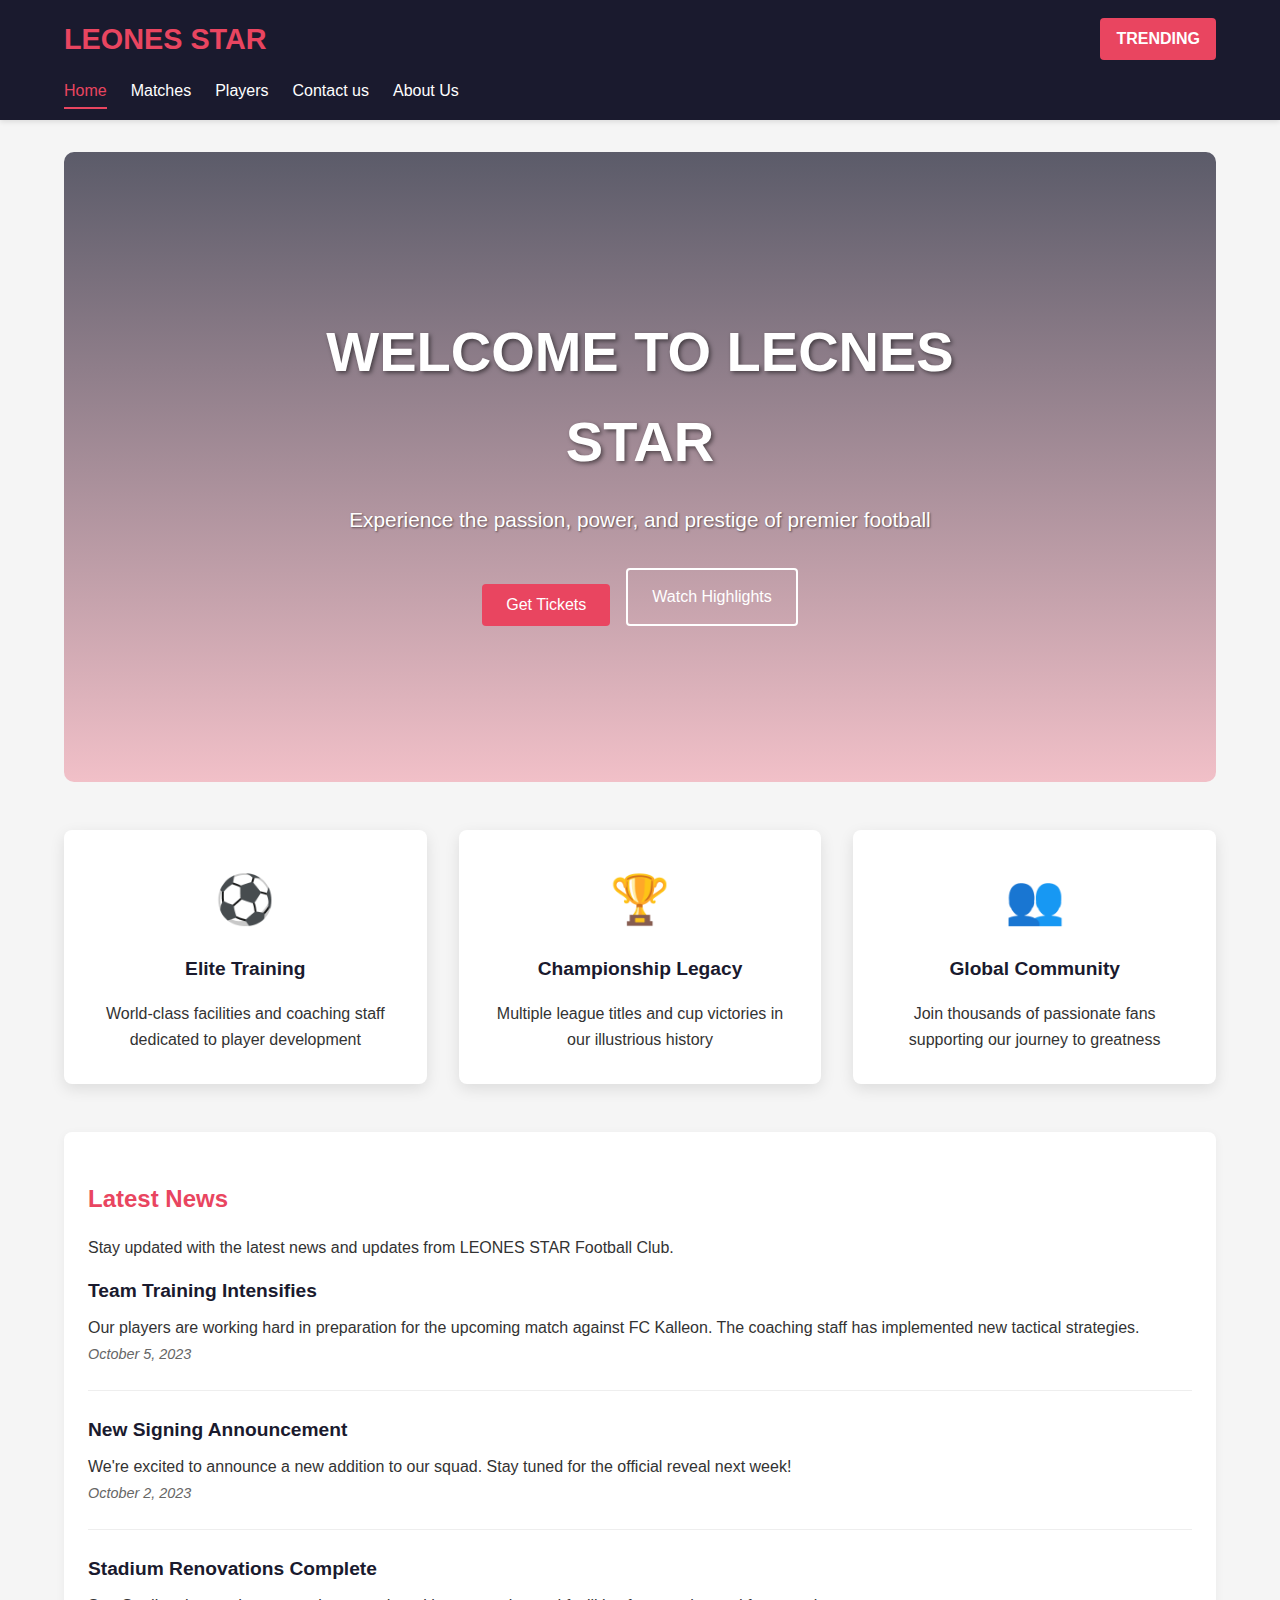
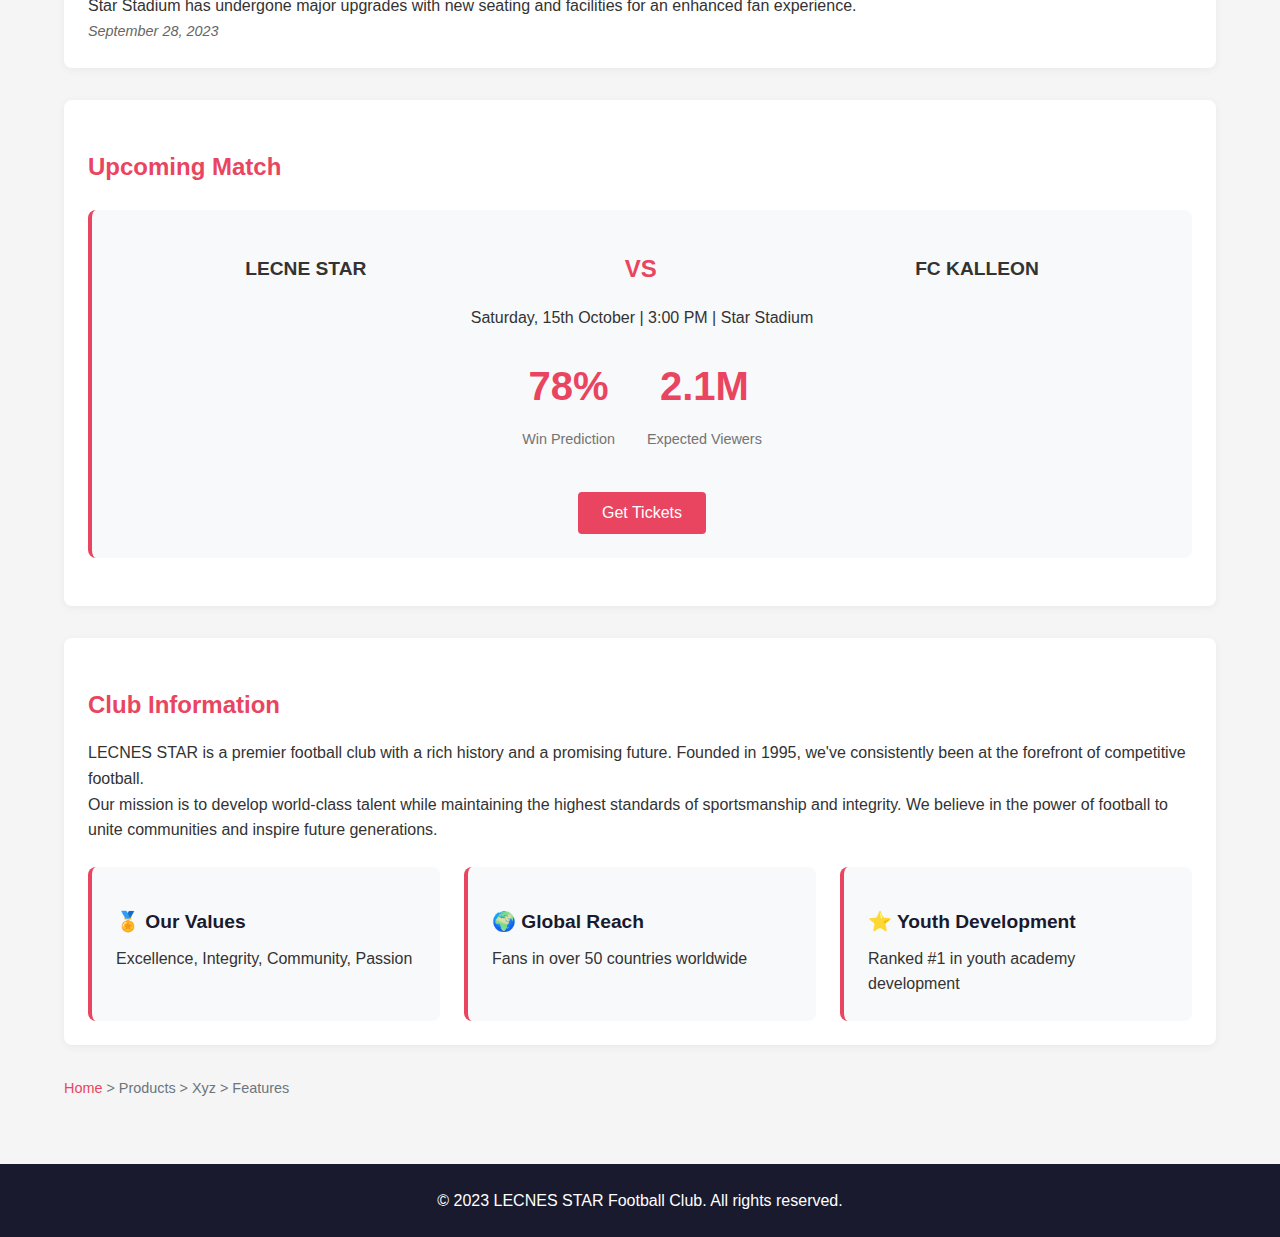
<file: index.html>
<!DOCTYPE html>
<html lang="en">
<head>
    <meta charset="UTF-8">
    <meta name="viewport" content="width=device-width, initial-scale=1.0">
    <title>Home - LECNES STAR</title>
    <link rel="stylesheet" href="styles.css">
</head>
<body>
    <header>
        <div class="container">
            <div class="top-bar">
                <div class="logo">LEONES STAR</div>
                <div class="trending">TRENDING</div>
            </div>
            <nav>
                <ul>
                    <li><a href="index.html" class="active">Home</a></li>
                    <li><a href="matches.html">Matches</a></li>
                    <li><a href="players.html">Players</a></li>
                    <li><a href="contact.html">Contact us</a></li>
                    <li><a href="about.html">About Us</a></li>
                </ul>
            </nav>
        </div>
    </header>

    <main class="container">
        <section class="hero">
            <div class="hero-content">
                <h1>WELCOME TO LECNES STAR</h1>
                <p>Experience the passion, power, and prestige of premier football</p>
                <div class="hero-buttons">
                    <button class="btn-primary">Get Tickets</button>
                    <button class="btn-secondary">Watch Highlights</button>
                </div>
            </div>
        </section>
        <div class="features-grid">
            <div class="feature-card">
                <div class="feature-icon">⚽</div>
                <h3>Elite Training</h3>
                <p>World-class facilities and coaching staff dedicated to player development</p>
            </div>
            <div class="feature-card">
                <div class="feature-icon">🏆</div>
                <h3>Championship Legacy</h3>
                <p>Multiple league titles and cup victories in our illustrious history</p>
            </div>
            <div class="feature-card">
                <div class="feature-icon">👥</div>
                <h3>Global Community</h3>
                <p>Join thousands of passionate fans supporting our journey to greatness</p>
            </div>
        </div>
        <div class="section">
            <h2>Latest News</h2>
            <p>Stay updated with the latest news and updates from LEONES STAR Football Club.</p>
            <div class="news-item">
                <h3>Team Training Intensifies</h3>
                <p>Our players are working hard in preparation for the upcoming match against FC Kalleon. The coaching staff has implemented new tactical strategies.</p>
                <span class="news-date">October 5, 2023</span>
            </div>
            <div class="news-item">
                <h3>New Signing Announcement</h3>
                <p>We're excited to announce a new addition to our squad. Stay tuned for the official reveal next week!</p>
                <span class="news-date">October 2, 2023</span>
            </div>
            <div class="news-item">
                <h3>Stadium Renovations Complete</h3>
                <p>Star Stadium has undergone major upgrades with new seating and facilities for an enhanced fan experience.</p>
                <span class="news-date">September 28, 2023</span>
            </div>
        </div>
        
        <div class="section">
            <h2>Upcoming Match</h2>
            <div class="match-highlight">
                <div class="team-names">
                    <div class="team">LECNE STAR</div>
                    <div class="vs">VS</div>
                    <div class="team">FC KALLEON</div>
                </div>
                <p>Saturday, 15th October | 3:00 PM | Star Stadium</p>
                <div class="match-stats">
                    <div class="stat">
                        <span class="stat-value">78%</span>
                        <span class="stat-label">Win Prediction</span>
                    </div>
                    <div class="stat">
                        <span class="stat-value">2.1M</span>
                        <span class="stat-label">Expected Viewers</span>
                    </div>
                </div>
                <button class="btn-primary">Get Tickets</button>
            </div>
        </div>
        
        <div class="section">
            <h2>Club Information</h2>
            <p>LECNES STAR is a premier football club with a rich history and a promising future. Founded in 1995, we've consistently been at the forefront of competitive football.</p>
            <p>Our mission is to develop world-class talent while maintaining the highest standards of sportsmanship and integrity. We believe in the power of football to unite communities and inspire future generations.</p>
            
            <div class="club-highlights">
                <div class="highlight">
                    <h3>🏅 Our Values</h3>
                    <p>Excellence, Integrity, Community, Passion</p>
                </div>
                <div class="highlight">
                    <h3>🌍 Global Reach</h3>
                    <p>Fans in over 50 countries worldwide</p>
                </div>
                <div class="highlight">
                    <h3>⭐ Youth Development</h3>
                    <p>Ranked #1 in youth academy development</p>
                </div>
            </div>
        </div>
        
        <div class="breadcrumb">
            <a href="index.html">Home</a> > Products > Xyz > Features
        </div>
    </main>

    <footer>
        <div class="container">
            <p>&copy; 2023 LECNES STAR Football Club. All rights reserved.</p>
        </div>
    </footer>
</body>
</html>
</file>
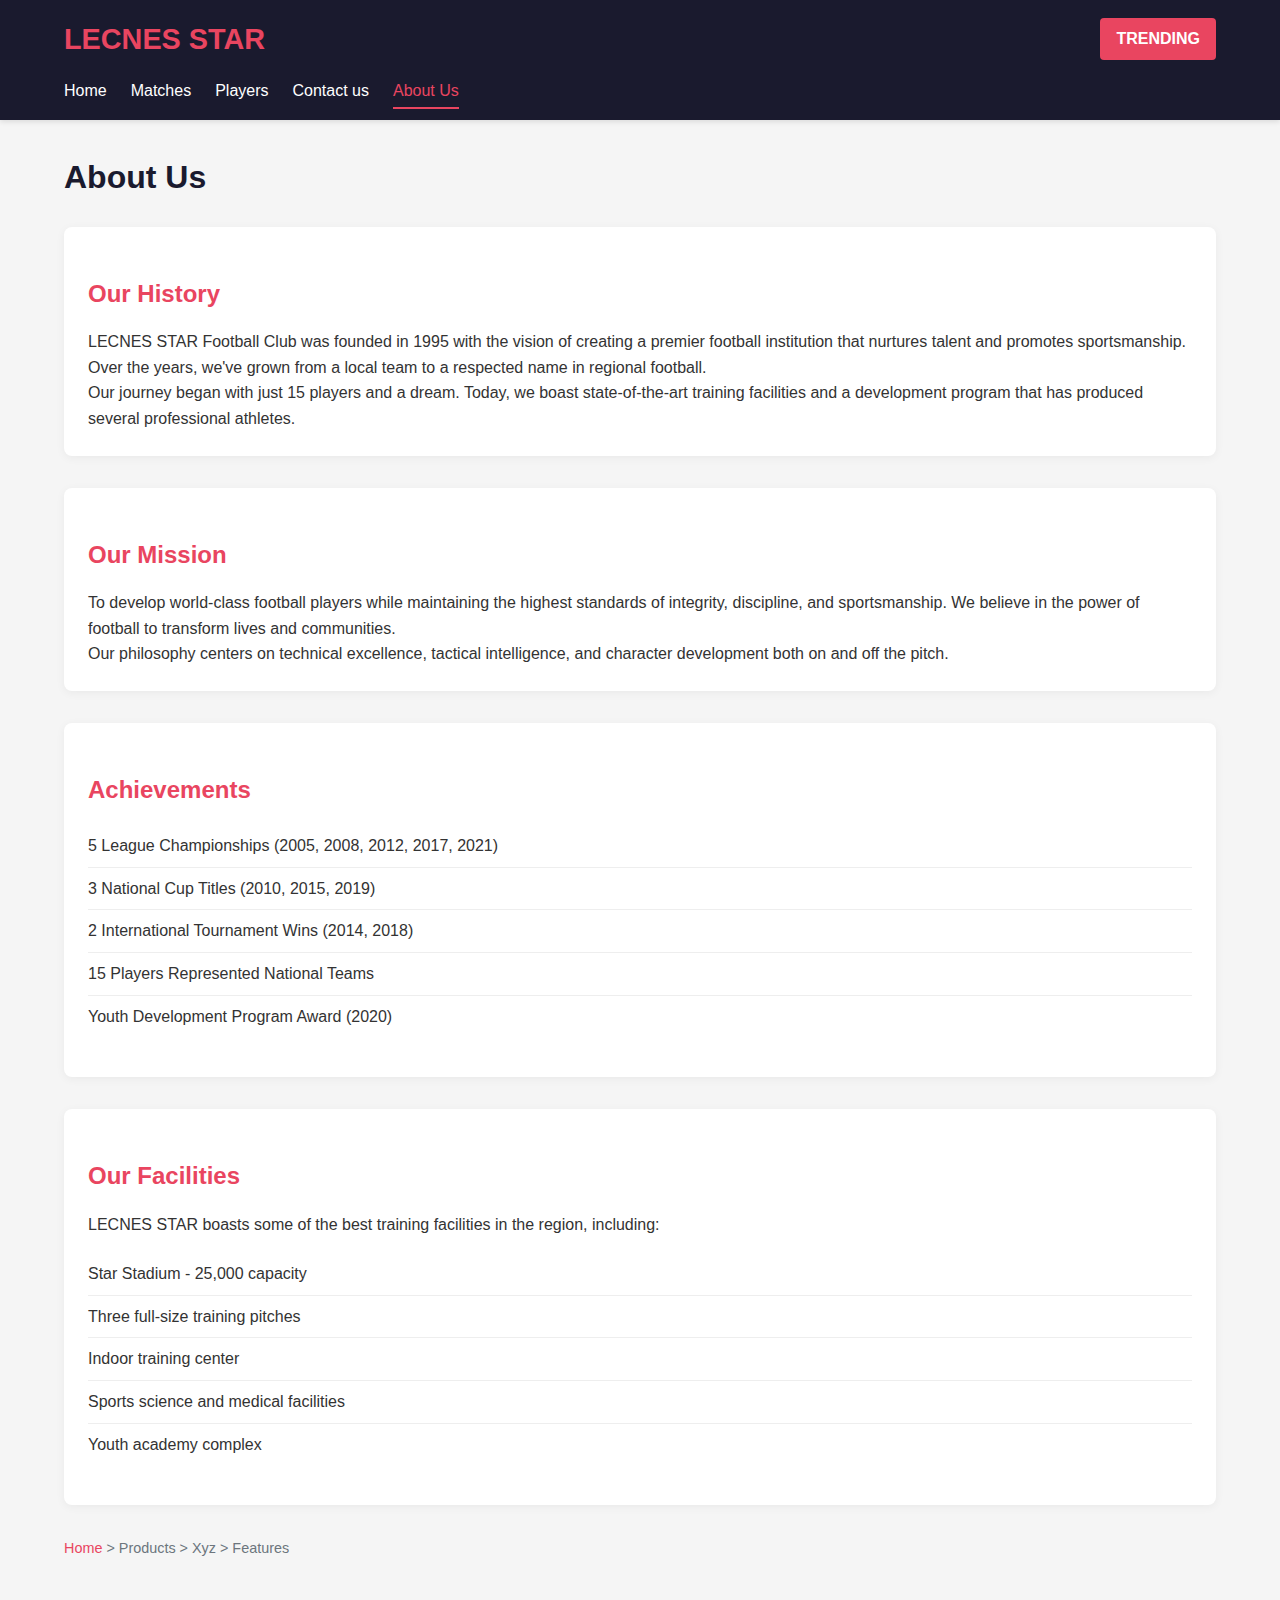
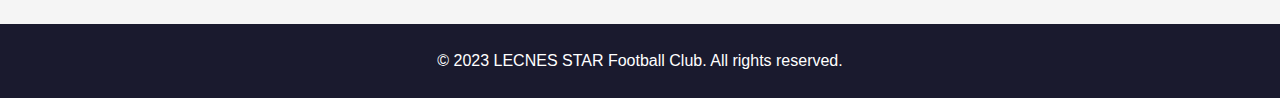
<file: about.html>
<!DOCTYPE html>
<html lang="en">
<head>
    <meta charset="UTF-8">
    <meta name="viewport" content="width=device-width, initial-scale=1.0">
    <title>About Us - LECNES STAR</title>
    <link rel="stylesheet" href="styles.css">
</head>
<body>
    <header>
        <div class="container">
            <div class="top-bar">
                <div class="logo">LECNES STAR</div>
                <div class="trending">TRENDING</div>
            </div>
            <nav>
                <ul>
                    <li><a href="index.html">Home</a></li>
                    <li><a href="matches.html">Matches</a></li>
                    <li><a href="players.html">Players</a></li>
                    <li><a href="contact.html">Contact us</a></li>
                    <li><a href="about.html" class="active">About Us</a></li>
                </ul>
            </nav>
        </div>
    </header>

    <main class="container">
        <h1>About Us</h1>
        
        <div class="section">
            <h2>Our History</h2>
            <p>LECNES STAR Football Club was founded in 1995 with the vision of creating a premier football institution that nurtures talent and promotes sportsmanship. Over the years, we've grown from a local team to a respected name in regional football.</p>
            <p>Our journey began with just 15 players and a dream. Today, we boast state-of-the-art training facilities and a development program that has produced several professional athletes.</p>
        </div>
        
        <div class="section">
            <h2>Our Mission</h2>
            <p>To develop world-class football players while maintaining the highest standards of integrity, discipline, and sportsmanship. We believe in the power of football to transform lives and communities.</p>
            <p>Our philosophy centers on technical excellence, tactical intelligence, and character development both on and off the pitch.</p>
        </div>
        
        <div class="section">
            <h2>Achievements</h2>
            <ul class="menu-list">
                <li>5 League Championships (2005, 2008, 2012, 2017, 2021)</li>
                <li>3 National Cup Titles (2010, 2015, 2019)</li>
                <li>2 International Tournament Wins (2014, 2018)</li>
                <li>15 Players Represented National Teams</li>
                <li>Youth Development Program Award (2020)</li>
            </ul>
        </div>
        
        <div class="section">
            <h2>Our Facilities</h2>
            <p>LECNES STAR boasts some of the best training facilities in the region, including:</p>
            <ul class="menu-list">
                <li>Star Stadium - 25,000 capacity</li>
                <li>Three full-size training pitches</li>
                <li>Indoor training center</li>
                <li>Sports science and medical facilities</li>
                <li>Youth academy complex</li>
            </ul>
        </div>
        
        <div class="breadcrumb">
            <a href="index.html">Home</a> > Products > Xyz > Features
        </div>
    </main>

    <footer>
        <div class="container">
            <p>&copy; 2023 LECNES STAR Football Club. All rights reserved.</p>
        </div>
    </footer>
</body>
</html>
</file>
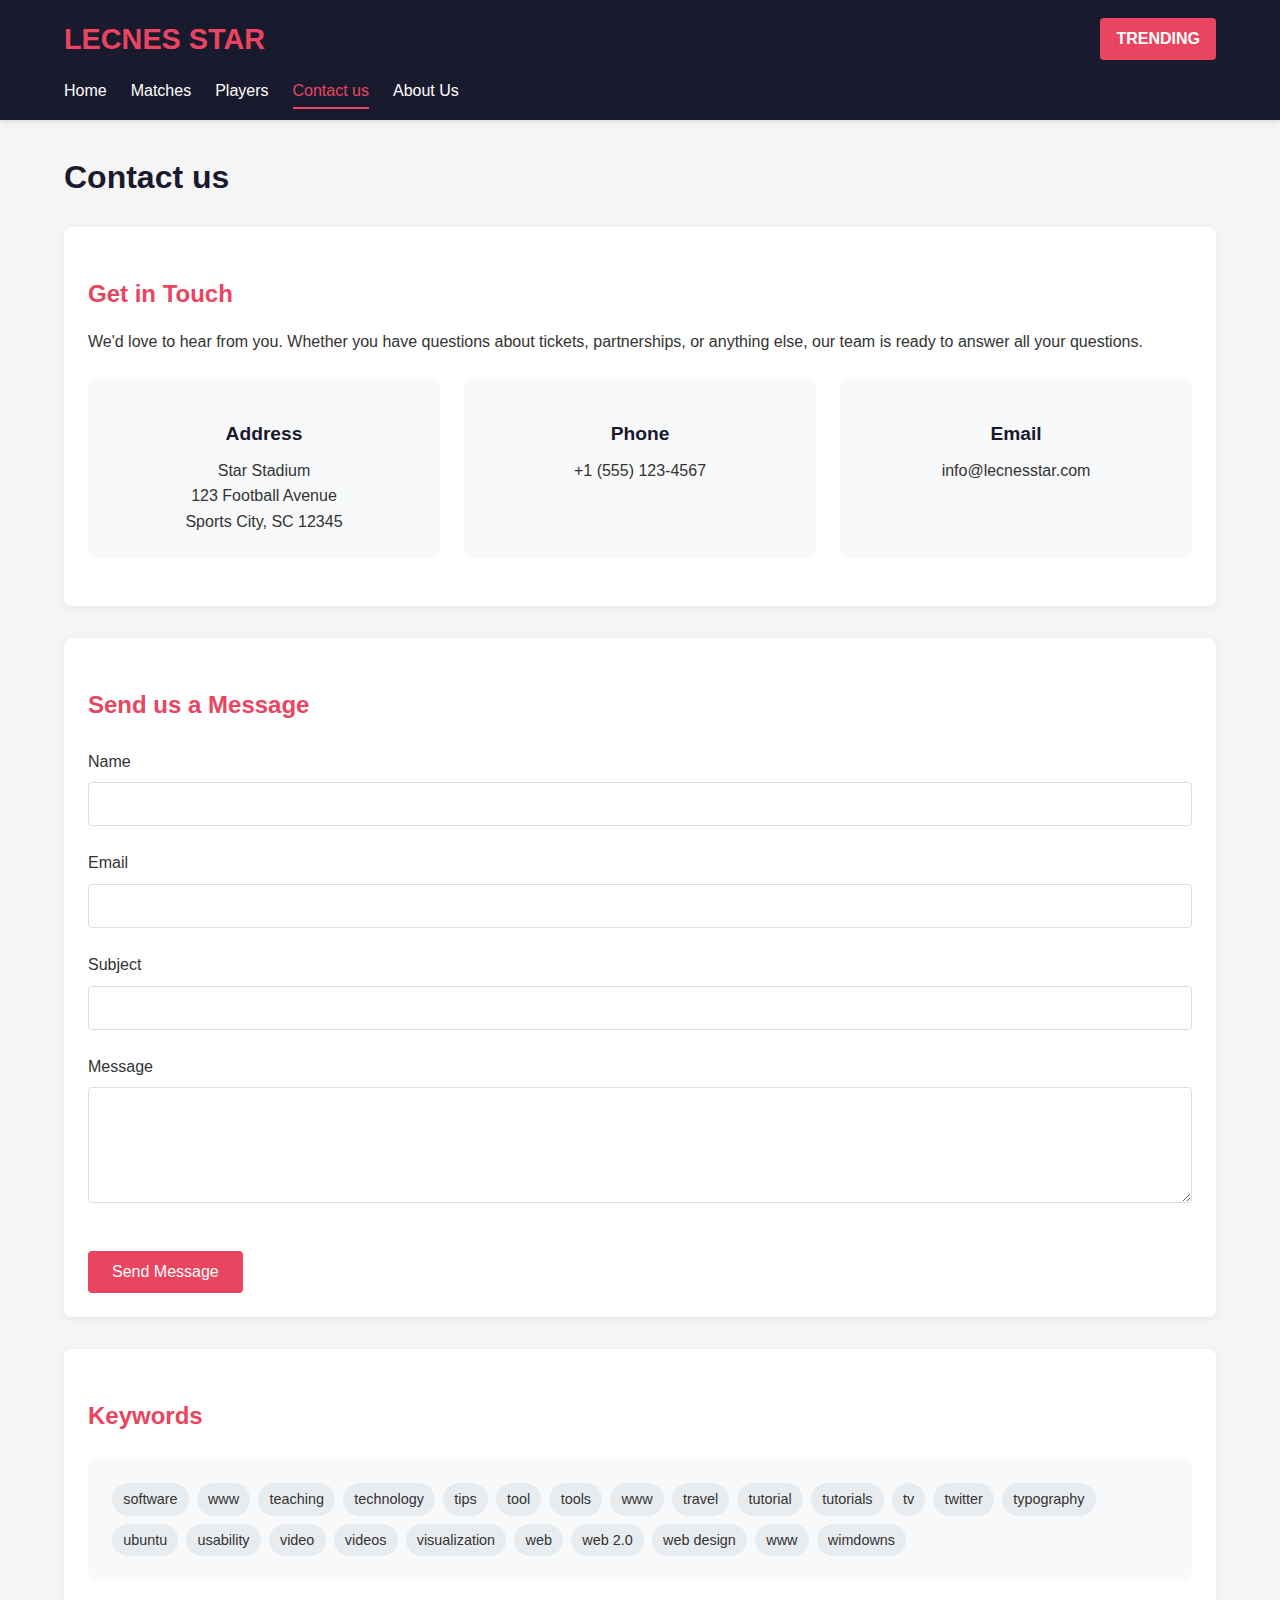
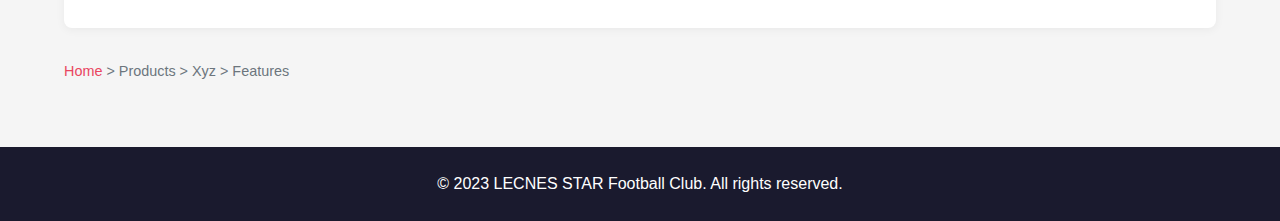
<file: contact.html>
<!DOCTYPE html>
<html lang="en">
<head>
    <meta charset="UTF-8">
    <meta name="viewport" content="width=device-width, initial-scale=1.0">
    <title>Contact Us - LECNES STAR</title>
    <link rel="stylesheet" href="styles.css">
</head>
<body>
    <header>
        <div class="container">
            <div class="top-bar">
                <div class="logo">LECNES STAR</div>
                <div class="trending">TRENDING</div>
            </div>
            <nav>
                <ul>
                    <li><a href="index.html">Home</a></li>
                    <li><a href="matches.html">Matches</a></li>
                    <li><a href="players.html">Players</a></li>
                    <li><a href="contact.html" class="active">Contact us</a></li>
                    <li><a href="about.html">About Us</a></li>
                </ul>
            </nav>
        </div>
    </header>

    <main class="container">
        <h1>Contact us</h1>
        
        <div class="section">
            <h2>Get in Touch</h2>
            <p>We'd love to hear from you. Whether you have questions about tickets, partnerships, or anything else, our team is ready to answer all your questions.</p>
            
            <div class="contact-info">
                <div class="contact-item">
                    <h3>Address</h3>
                    <p>Star Stadium<br>123 Football Avenue<br>Sports City, SC 12345</p>
                </div>
                <div class="contact-item">
                    <h3>Phone</h3>
                    <p>+1 (555) 123-4567</p>
                </div>
                <div class="contact-item">
                    <h3>Email</h3>
                    <p>info@lecnesstar.com</p>
                </div>
            </div>
        </div>
        
        <div class="section">
            <h2>Send us a Message</h2>
            <form class="contact-form">
                <div class="form-group">
                    <label for="name">Name</label>
                    <input type="text" id="name" name="name" required>
                </div>
                <div class="form-group">
                    <label for="email">Email</label>
                    <input type="email" id="email" name="email" required>
                </div>
                <div class="form-group">
                    <label for="subject">Subject</label>
                    <input type="text" id="subject" name="subject" required>
                </div>
                <div class="form-group">
                    <label for="message">Message</label>
                    <textarea id="message" name="message" rows="5" required></textarea>
                </div>
                <button type="submit" class="btn-primary">Send Message</button>
            </form>
        </div>
        
        <div class="section">
            <h2>Keywords</h2>
            <div class="contact-content">
                <div class="keyword-cloud">
                    <span class="keyword">software</span>
                    <span class="keyword">www</span>
                    <span class="keyword">teaching</span>
                    <span class="keyword">technology</span>
                    <span class="keyword">tips</span>
                    <span class="keyword">tool</span>
                    <span class="keyword">tools</span>
                    <span class="keyword">www</span>
                    <span class="keyword">travel</span>
                    <span class="keyword">tutorial</span>
                    <span class="keyword">tutorials</span>
                    <span class="keyword">tv</span>
                    <span class="keyword">twitter</span>
                    <span class="keyword">typography</span>
                    <span class="keyword">ubuntu</span>
                    <span class="keyword">usability</span>
                    <span class="keyword">video</span>
                    <span class="keyword">videos</span>
                    <span class="keyword">visualization</span>
                    <span class="keyword">web</span>
                    <span class="keyword">web 2.0</span>
                    <span class="keyword">web design</span>
                    <span class="keyword">www</span>
                    <span class="keyword">wimdowns</span>
                </div>
            </div>
        </div>
        
        <div class="breadcrumb">
            <a href="index.html">Home</a> > Products > Xyz > Features
        </div>
    </main>

    <footer>
        <div class="container">
            <p>&copy; 2023 LECNES STAR Football Club. All rights reserved.</p>
        </div>
    </footer>
</body>
</html>
</file>
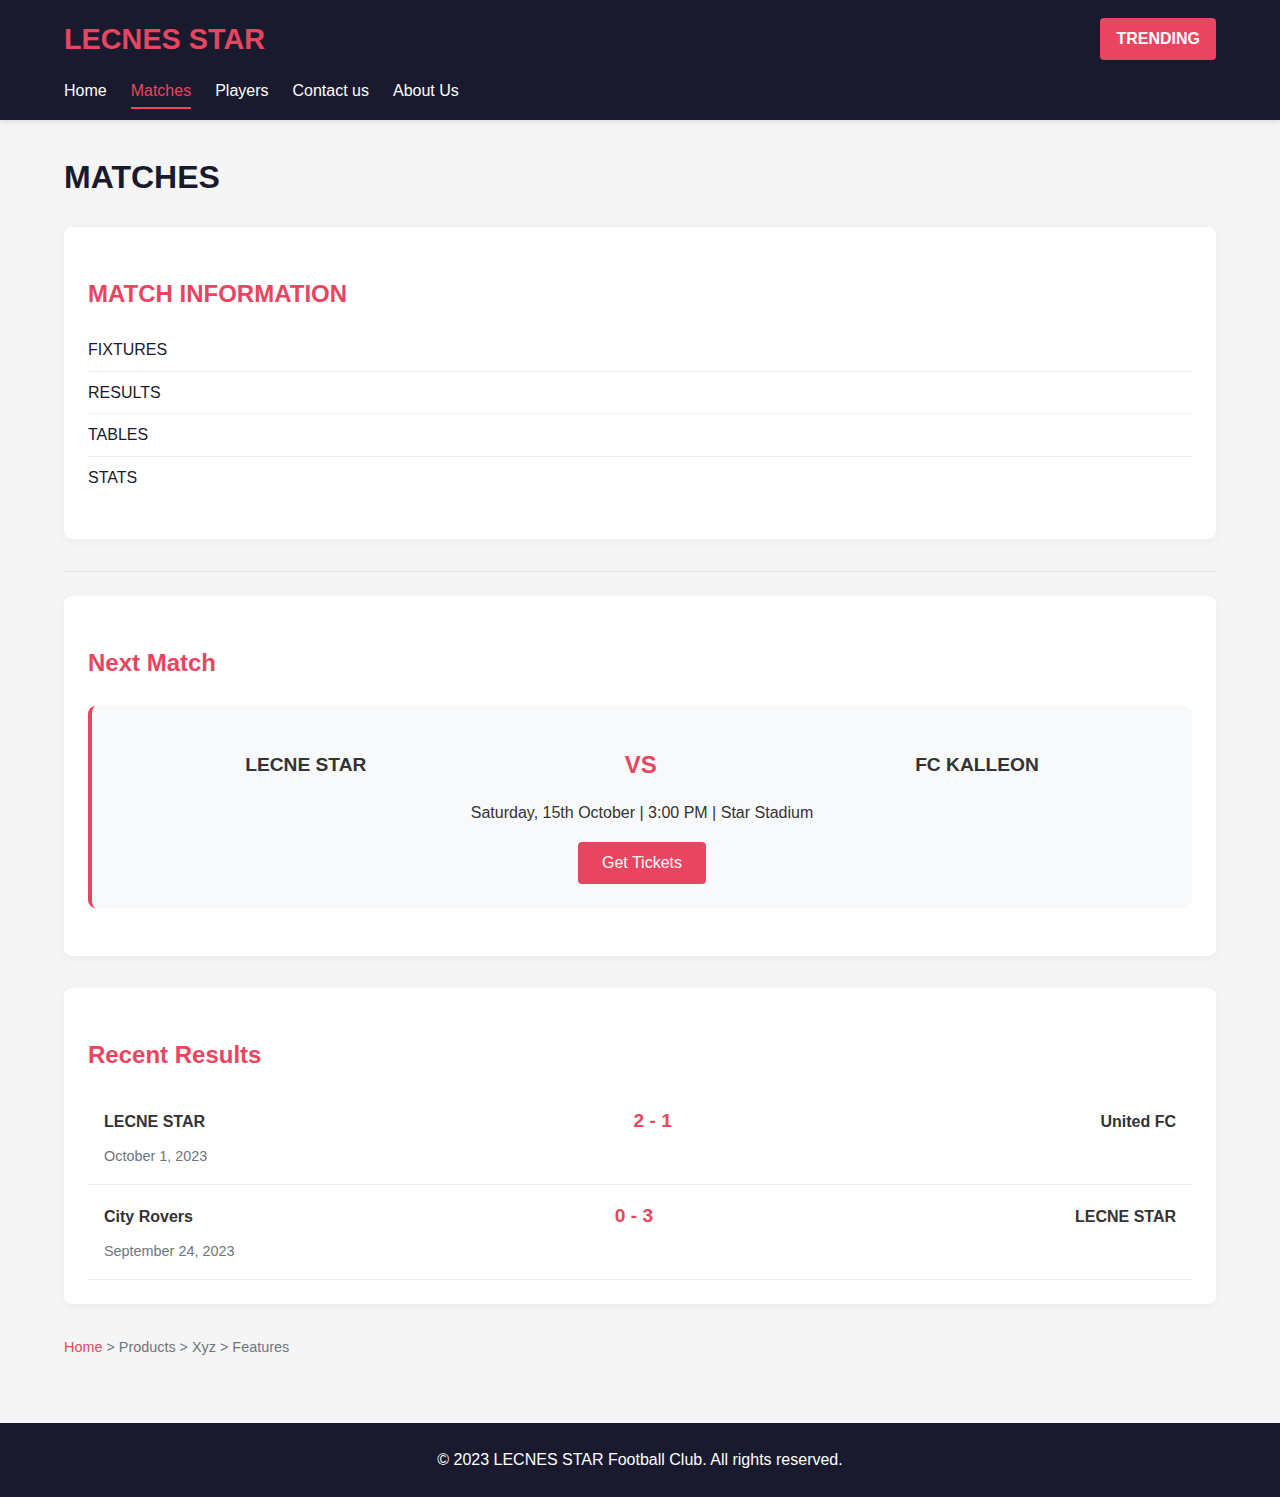
<file: matches.html>
<!DOCTYPE html>
<html lang="en">
<head>
    <meta charset="UTF-8">
    <meta name="viewport" content="width=device-width, initial-scale=1.0">
    <title>Matches - LECNES STAR</title>
    <link rel="stylesheet" href="styles.css">
</head>
<body>
    <header>
        <div class="container">
            <div class="top-bar">
                <div class="logo">LECNES STAR</div>
                <div class="trending">TRENDING</div>
            </div>
            <nav>
                <ul>
                    <li><a href="index.html">Home</a></li>
                    <li><a href="matches.html" class="active">Matches</a></li>
                    <li><a href="players.html">Players</a></li>
                    <li><a href="contact.html">Contact us</a></li>
                    <li><a href="about.html">About Us</a></li>
                </ul>
            </nav>
        </div>
    </header>

    <main class="container">
        <h1>MATCHES</h1>
        
        <div class="section">
            <h2>MATCH INFORMATION</h2>
            <ul class="menu-list">
                <li><a href="#">FIXTURES</a></li>
                <li><a href="#">RESULTS</a></li>
                <li><a href="#">TABLES</a></li>
                <li><a href="#">STATS</a></li>
            </ul>
        </div>
        
        <hr>
        
        <div class="section">
            <h2>Next Match</h2>
            <div class="match-highlight">
                <div class="team-names">
                    <div class="team">LECNE STAR</div>
                    <div class="vs">VS</div>
                    <div class="team">FC KALLEON</div>
                </div>
                <p>Saturday, 15th October | 3:00 PM | Star Stadium</p>
                <button class="btn-primary">Get Tickets</button>
            </div>
        </div>
        
        <div class="section">
            <h2>Recent Results</h2>
            <div class="result-item">
                <div class="result-teams">
                    <span class="team-name">LECNE STAR</span>
                    <span class="score">2 - 1</span>
                    <span class="team-name">United FC</span>
                </div>
                <div class="result-date">October 1, 2023</div>
            </div>
            <div class="result-item">
                <div class="result-teams">
                    <span class="team-name">City Rovers</span>
                    <span class="score">0 - 3</span>
                    <span class="team-name">LECNE STAR</span>
                </div>
                <div class="result-date">September 24, 2023</div>
            </div>
        </div>
        
        <div class="breadcrumb">
            <a href="index.html">Home</a> > Products > Xyz > Features
        </div>
    </main>

    <footer>
        <div class="container">
            <p>&copy; 2023 LECNES STAR Football Club. All rights reserved.</p>
        </div>
    </footer>
</body>
</html>
</file>
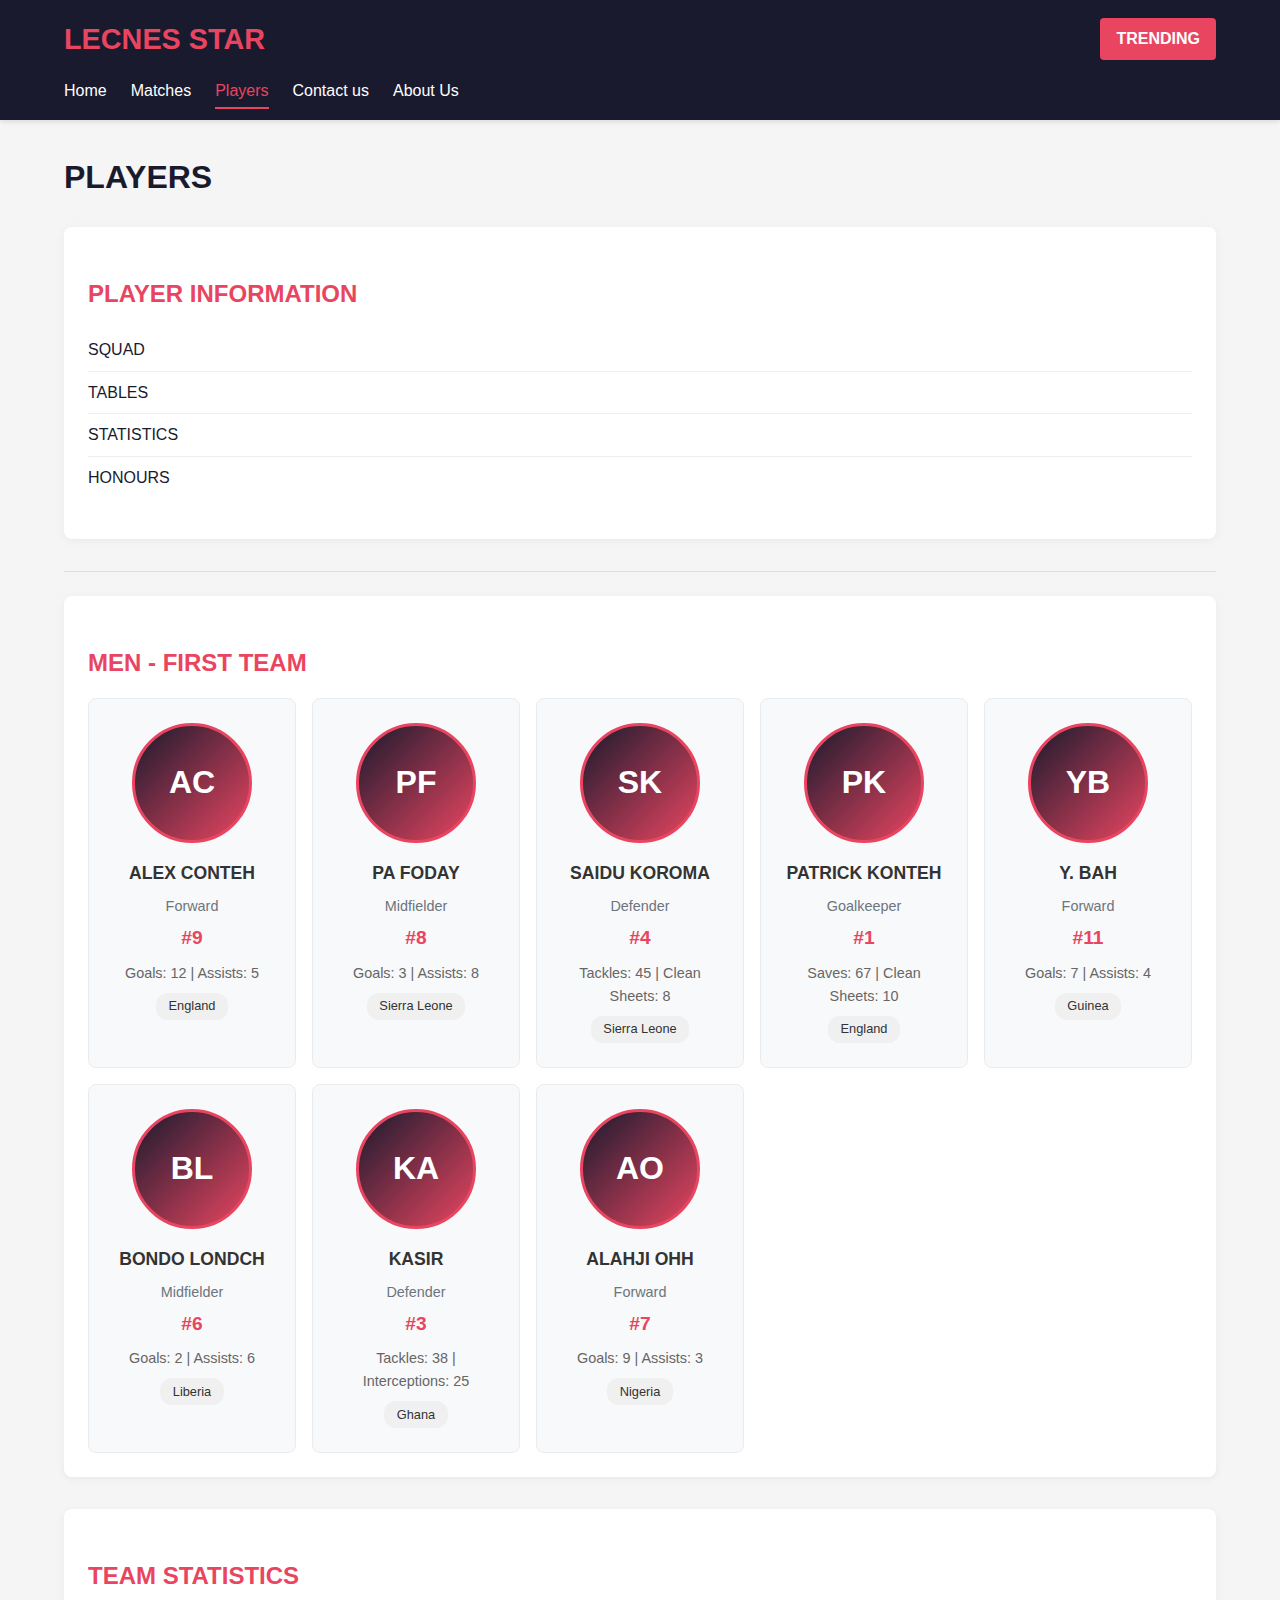
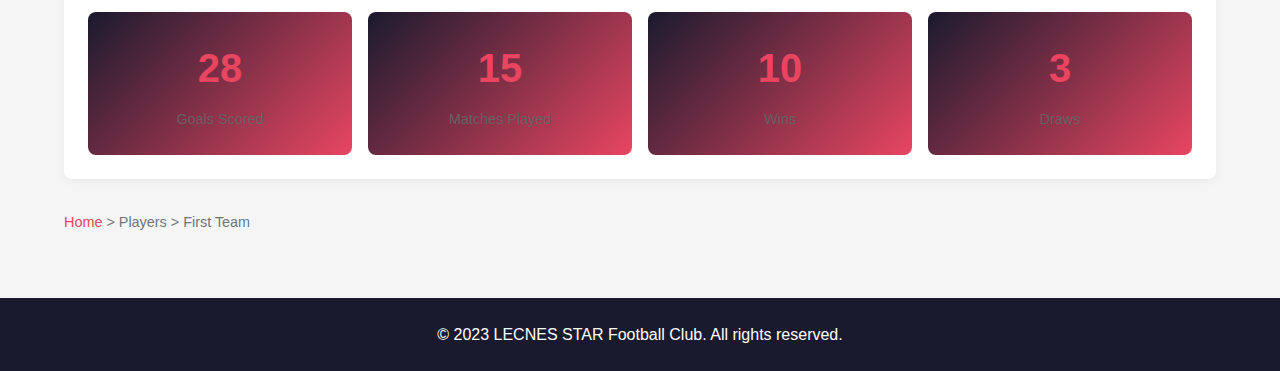
<file: players.html>
<!DOCTYPE html>
<html lang="en">
<head>
    <meta charset="UTF-8">
    <meta name="viewport" content="width=device-width, initial-scale=1.0">
    <title>Players - LECNES STAR</title>
    <link rel="stylesheet" href="styles.css">
</head>
<body>
    <header>
        <div class="container">
            <div class="top-bar">
                <div class="logo">LECNES STAR</div>
                <div class="trending">TRENDING</div>
            </div>
            <nav>
                <ul>
                    <li><a href="index.html">Home</a></li>
                    <li><a href="matches.html">Matches</a></li>
                    <li><a href="players.html" class="active">Players</a></li>
                    <li><a href="contact.html">Contact us</a></li>
                    <li><a href="about.html">About Us</a></li>
                </ul>
            </nav>
        </div>
    </header>

    <main class="container">
        <h1>PLAYERS</h1>
        
        <div class="section">
            <h2>PLAYER INFORMATION</h2>
            <ul class="menu-list">
                <li><a href="#">SQUAD</a></li>
                <li><a href="#">TABLES</a></li>
                <li><a href="#">STATISTICS</a></li>
                <li><a href="#">HONOURS</a></li>
            </ul>
        </div>
        
        <hr>
        
        <div class="section">
            <h2>MEN - FIRST TEAM</h2>
            <div class="players-grid">
                <div class="player-card">
                    <div class="player-image">AC</div>
                    <div class="player-name">ALEX CONTEH</div>
                    <div class="player-position">Forward</div>
                    <div class="player-number">#9</div>
                    <div class="player-stats">Goals: 12 | Assists: 5</div>
                    <div class="player-nationality">England</div>
                </div>
                <div class="player-card">
                    <div class="player-image">PF</div>
                    <div class="player-name">PA FODAY</div>
                    <div class="player-position">Midfielder</div>
                    <div class="player-number">#8</div>
                    <div class="player-stats">Goals: 3 | Assists: 8</div>
                    <div class="player-nationality">Sierra Leone</div>
                </div>
                <div class="player-card">
                    <div class="player-image">SK</div>
                    <div class="player-name">SAIDU KOROMA</div>
                    <div class="player-position">Defender</div>
                    <div class="player-number">#4</div>
                    <div class="player-stats">Tackles: 45 | Clean Sheets: 8</div>
                    <div class="player-nationality">Sierra Leone</div>
                </div>
                <div class="player-card">
                    <div class="player-image">PK</div>
                    <div class="player-name">PATRICK KONTEH</div>
                    <div class="player-position">Goalkeeper</div>
                    <div class="player-number">#1</div>
                    <div class="player-stats">Saves: 67 | Clean Sheets: 10</div>
                    <div class="player-nationality">England</div>
                </div>
                <div class="player-card">
                    <div class="player-image">YB</div>
                    <div class="player-name">Y. BAH</div>
                    <div class="player-position">Forward</div>
                    <div class="player-number">#11</div>
                    <div class="player-stats">Goals: 7 | Assists: 4</div>
                    <div class="player-nationality">Guinea</div>
                </div>
                <div class="player-card">
                    <div class="player-image">BL</div>
                    <div class="player-name">BONDO LONDCH</div>
                    <div class="player-position">Midfielder</div>
                    <div class="player-number">#6</div>
                    <div class="player-stats">Goals: 2 | Assists: 6</div>
                    <div class="player-nationality">Liberia</div>
                </div>
                <div class="player-card">
                    <div class="player-image">KA</div>
                    <div class="player-name">KASIR</div>
                    <div class="player-position">Defender</div>
                    <div class="player-number">#3</div>
                    <div class="player-stats">Tackles: 38 | Interceptions: 25</div>
                    <div class="player-nationality">Ghana</div>
                </div>
                <div class="player-card">
                    <div class="player-image">AO</div>
                    <div class="player-name">ALAHJI OHH</div>
                    <div class="player-position">Forward</div>
                    <div class="player-number">#7</div>
                    <div class="player-stats">Goals: 9 | Assists: 3</div>
                    <div class="player-nationality">Nigeria</div>
                </div>
            </div>
        </div>
        
        <div class="section">
            <h2>TEAM STATISTICS</h2>
            <div class="stats-grid">
                <div class="stat-item">
                    <div class="stat-value">28</div>
                    <div class="stat-label">Goals Scored</div>
                </div>
                <div class="stat-item">
                    <div class="stat-value">15</div>
                    <div class="stat-label">Matches Played</div>
                </div>
                <div class="stat-item">
                    <div class="stat-value">10</div>
                    <div class="stat-label">Wins</div>
                </div>
                <div class="stat-item">
                    <div class="stat-value">3</div>
                    <div class="stat-label">Draws</div>
                </div>
            </div>
        </div>
        
        <div class="breadcrumb">
            <a href="index.html">Home</a> > Players > First Team
        </div>
    </main>

    <footer>
        <div class="container">
            <p>&copy; 2023 LECNES STAR Football Club. All rights reserved.</p>
        </div>
    </footer>
</body>
</html>
</file>
<file: styles.css>
/* Reset and Base Styles */
* {
    margin: 0;
    padding: 0;
    box-sizing: border-box;
    font-family: 'Segoe UI', Tahoma, Geneva, Verdana, sans-serif;
}

body {
    background-color: #f5f5f5;
    color: #333;
    line-height: 1.6;
}

.container {
    width: 90%;
    max-width: 1200px;
    margin: 0 auto;
}
   /* Hero Section Styles */
        .hero {
            position: relative;
            height: 70vh;
            background: linear-gradient(rgba(26, 26, 46, 0.7), rgba(233, 69, 96, 0.3)), 
                        url('https://images.unsplash.com/photo-1556056504-5c7696c4c28d?ixlib=rb-4.0.3&ixid=M3wxMjA3fDB8MHxwaG90by1wYWdlfHx8fGVufDB8fHx8fA%3D%3D&auto=format&fit=crop&w=1776&q=80');
            background-size: cover;
            background-position: center;
            display: flex;
            align-items: center;
            justify-content: center;
            text-align: center;
            color: white;
            margin-bottom: 2rem;
            border-radius: 10px;
            overflow: hidden;
        }

        .hero-content {
            max-width: 800px;
            padding: 2rem;
        }

        .hero h1 {
            font-size: 3.5rem;
            margin-bottom: 1rem;
            text-shadow: 2px 2px 4px rgba(0,0,0,0.5);
            color: white;
        }

        .hero p {
            font-size: 1.3rem;
            margin-bottom: 2rem;
            text-shadow: 1px 1px 2px rgba(0,0,0,0.5);
        }

        .hero-buttons {
            display: flex;
            gap: 1rem;
            justify-content: center;
            flex-wrap: wrap;
        }

        .btn-secondary {
            background-color: transparent;
            color: white;
            border: 2px solid white;
            padding: 0.75rem 1.5rem;
            border-radius: 4px;
            font-size: 1rem;
            font-weight: 500;
            cursor: pointer;
            transition: all 0.3s;
        }

        .btn-secondary:hover {
            background-color: white;
            color: #1a1a2e;
        }

        /* Features Grid */
        .features-grid {
            display: grid;
            grid-template-columns: repeat(auto-fit, minmax(250px, 1fr));
            gap: 2rem;
            margin: 3rem 0;
        }

        .feature-card {
            background: white;
            padding: 2rem;
            border-radius: 8px;
            text-align: center;
            box-shadow: 0 5px 15px rgba(0,0,0,0.1);
            transition: transform 0.3s ease;
        }

        .feature-card:hover {
            transform: translateY(-5px);
        }

        .feature-icon {
            font-size: 3rem;
            color: #e94560;
            margin-bottom: 1rem;
        }

        .feature-card h3 {
            color: #1a1a2e;
            margin-bottom: 1rem;
        }

        /* Responsive Design */
        @media (max-width: 768px) {
            .hero {
                height: 50vh;
            }

            .hero h1 {
                font-size: 2.5rem;
            }

            .hero p {
                font-size: 1.1rem;
            }

            .hero-buttons {
                flex-direction: column;
                align-items: center;
            }

            .btn-primary, .btn-secondary {
                width: 200px;
            }
        }
        /* Add these styles to your existing styles.css */

/* Hero Section Styles */
.hero {
    position: relative;
    height: 70vh;
    background: linear-gradient(rgba(26, 26, 46, 0.7), rgba(233, 69, 96, 0.3)), 
                url('https://images.unsplash.com/photo-1556056504-5c7696c4c28d?ixlib=rb-4.0.3&ixid=M3wxMjA3fDB8MHxwaG90by1wYWdlfHx8fGVufDB8fHx8fA%3D%3D&auto=format&fit=crop&w=1776&q=80');
    background-size: cover;
    background-position: center;
    display: flex;
    align-items: center;
    justify-content: center;
    text-align: center;
    color: white;
    margin-bottom: 2rem;
    border-radius: 10px;
    overflow: hidden;
}

.hero-content {
    max-width: 800px;
    padding: 2rem;
}

.hero h1 {
    font-size: 3.5rem;
    margin-bottom: 1rem;
    text-shadow: 2px 2px 4px rgba(0,0,0,0.5);
    color: white;
}

.hero p {
    font-size: 1.3rem;
    margin-bottom: 2rem;
    text-shadow: 1px 1px 2px rgba(0,0,0,0.5);
}

.hero-buttons {
    display: flex;
    gap: 1rem;
    justify-content: center;
    flex-wrap: wrap;
}

.btn-secondary {
    background-color: transparent;
    color: white;
    border: 2px solid white;
    padding: 0.75rem 1.5rem;
    border-radius: 4px;
    font-size: 1rem;
    font-weight: 500;
    cursor: pointer;
    transition: all 0.3s;
}

.btn-secondary:hover {
    background-color: white;
    color: #1a1a2e;
}

/* Features Grid */
.features-grid {
    display: grid;
    grid-template-columns: repeat(auto-fit, minmax(250px, 1fr));
    gap: 2rem;
    margin: 3rem 0;
}

.feature-card {
    background: white;
    padding: 2rem;
    border-radius: 8px;
    text-align: center;
    box-shadow: 0 5px 15px rgba(0,0,0,0.1);
    transition: transform 0.3s ease;
}

.feature-card:hover {
    transform: translateY(-5px);
}

.feature-icon {
    font-size: 3rem;
    color: #e94560;
    margin-bottom: 1rem;
}

.feature-card h3 {
    color: #1a1a2e;
    margin-bottom: 1rem;
}

/* Additional News Styles */
.news-date {
    color: #666;
    font-size: 0.9rem;
    font-style: italic;
}

/* Match Stats */
.match-stats {
    display: flex;
    justify-content: center;
    gap: 2rem;
    margin: 1.5rem 0;
}

.stat {
    text-align: center;
}

.stat-value {
    display: block;
    font-size: 1.8rem;
    font-weight: bold;
    color: #e94560;
}

.stat-label {
    font-size: 0.9rem;
    color: #666;
}

/* Club Highlights */
.club-highlights {
    display: grid;
    grid-template-columns: repeat(auto-fit, minmax(200px, 1fr));
    gap: 1.5rem;
    margin-top: 1.5rem;
}

.highlight {
    background: #f8f9fa;
    padding: 1.5rem;
    border-radius: 8px;
    border-left: 4px solid #e94560;
}

.highlight h3 {
    margin-bottom: 0.5rem;
    color: #1a1a2e;
}
    /* Additional styles for player images */
        .player-image {
            width: 120px;
            height: 120px;
            border-radius: 50%;
            background: linear-gradient(135deg, #1a1a2e, #e94560);
            display: flex;
            align-items: center;
            justify-content: center;
            margin: 0 auto 1rem;
            color: white;
            font-size: 2rem;
            font-weight: bold;
            border: 3px solid #e94560;
        }
        
        .player-card {
            text-align: center;
            transition: transform 0.3s ease;
        }
        
        .player-card:hover {
            transform: translateY(-5px);
        }
        
        .player-stats {
            margin-top: 0.5rem;
            font-size: 0.9rem;
            color: #666;
        }
        
        .player-nationality {
            display: inline-block;
            padding: 0.2rem 0.5rem;
            background: #f0f0f0;
            border-radius: 12px;
            font-size: 0.8rem;
            margin-top: 0.5rem;
        }

/* Responsive Design */
@media (max-width: 768px) {
    .hero {
        height: 50vh;
    }

    .hero h1 {
        font-size: 2.5rem;
    }

    .hero p {
        font-size: 1.1rem;
    }

    .hero-buttons {
        flex-direction: column;
        align-items: center;
    }

    .btn-primary, .btn-secondary {
        width: 200px;
    }

    .match-stats {
        flex-direction: column;
        gap: 1rem;
    }

    .club-highlights {
        grid-template-columns: 1fr;
    }
}
/* Header Styles */
header {
    background-color: #1a1a2e;
    color: white;
    padding: 1rem 0;
    box-shadow: 0 2px 5px rgba(0,0,0,0.1);
}

.top-bar {
    display: flex;
    justify-content: space-between;
    align-items: center;
    margin-bottom: 1rem;
}

.logo {
    font-size: 1.8rem;
    font-weight: bold;
    color: #e94560;
}

.trending {
    background-color: #e94560;
    color: white;
    padding: 0.5rem 1rem;
    border-radius: 4px;
    font-weight: bold;
}

nav ul {
    display: flex;
    list-style: none;
}

nav ul li {
    margin-right: 1.5rem;
}

nav ul li a {
    color: white;
    text-decoration: none;
    font-weight: 500;
    transition: color 0.3s;
    padding: 0.5rem 0;
}

nav ul li a:hover, nav ul li a.active {
    color: #e94560;
    border-bottom: 2px solid #e94560;
}

/* Main Content Styles */
main {
    padding: 2rem 0;
    min-height: calc(100vh - 200px);
}

h1 {
    color: #1a1a2e;
    margin-bottom: 1.5rem;
    font-size: 2rem;
}

h2 {
    color: #e94560;
    margin: 1.5rem 0 1rem;
    font-size: 1.5rem;
}

h3 {
    color: #1a1a2e;
    margin: 1rem 0 0.5rem;
    font-size: 1.2rem;
}

.section {
    background-color: white;
    padding: 1.5rem;
    border-radius: 8px;
    box-shadow: 0 2px 10px rgba(0,0,0,0.05);
    margin-bottom: 2rem;
}

.match-highlight {
    background-color: #f8f9fa;
    padding: 1.5rem;
    border-radius: 8px;
    text-align: center;
    margin: 1.5rem 0;
    border-left: 4px solid #e94560;
}

.team-names {
    display: flex;
    justify-content: space-around;
    align-items: center;
    margin: 1rem 0;
}

.team {
    font-weight: bold;
    font-size: 1.2rem;
}

.vs {
    font-weight: bold;
    color: #e94560;
    font-size: 1.5rem;
}

.menu-list {
    list-style: none;
    margin: 1rem 0;
}

.menu-list li {
    padding: 0.5rem 0;
    border-bottom: 1px solid #eee;
}

.menu-list li:last-child {
    border-bottom: none;
}

.menu-list li a {
    color: #1a1a2e;
    text-decoration: none;
    transition: color 0.3s;
}

.menu-list li a:hover {
    color: #e94560;
}

.players-grid {
    display: grid;
    grid-template-columns: repeat(auto-fill, minmax(200px, 1fr));
    gap: 1rem;
    margin-top: 1rem;
}

.player-card {
    background-color: #f8f9fa;
    padding: 1rem;
    border-radius: 8px;
    text-align: center;
    border: 1px solid #e9ecef;
    transition: transform 0.3s, box-shadow 0.3s;
}

.player-card:hover {
    transform: translateY(-5px);
    box-shadow: 0 5px 15px rgba(0,0,0,0.1);
}

.player-name {
    font-weight: bold;
    margin-bottom: 0.5rem;
    font-size: 1.1rem;
}

.player-position {
    color: #6c757d;
    font-size: 0.9rem;
    margin-bottom: 0.3rem;
}

.player-number {
    font-weight: bold;
    color: #e94560;
    font-size: 1.2rem;
}

.contact-content {
    background-color: #f8f9fa;
    padding: 1.5rem;
    border-radius: 8px;
    margin: 1.5rem 0;
}

.keyword-cloud {
    display: flex;
    flex-wrap: wrap;
    gap: 0.5rem;
}

.keyword {
    background-color: #e9ecef;
    padding: 0.3rem 0.7rem;
    border-radius: 20px;
    font-size: 0.9rem;
    transition: background-color 0.3s;
}

.keyword:hover {
    background-color: #e94560;
    color: white;
}

hr {
    border: none;
    border-top: 1px solid #ddd;
    margin: 1.5rem 0;
}

/* News Items */
.news-item {
    margin-bottom: 1.5rem;
    padding-bottom: 1.5rem;
    border-bottom: 1px solid #eee;
}

.news-item:last-child {
    margin-bottom: 0;
    padding-bottom: 0;
    border-bottom: none;
}

/* Result Items */
.result-item {
    padding: 1rem;
    border-bottom: 1px solid #eee;
}

.result-teams {
    display: flex;
    justify-content: space-between;
    align-items: center;
    margin-bottom: 0.5rem;
}

.team-name {
    font-weight: bold;
}

.score {
    font-weight: bold;
    color: #e94560;
    font-size: 1.2rem;
}

.result-date {
    color: #6c757d;
    font-size: 0.9rem;
}

/* Contact Form */
.contact-info {
    display: grid;
    grid-template-columns: repeat(auto-fit, minmax(250px, 1fr));
    gap: 1.5rem;
    margin: 1.5rem 0;
}

.contact-item {
    background-color: #f8f9fa;
    padding: 1.5rem;
    border-radius: 8px;
    text-align: center;
}

.contact-form {
    margin-top: 1.5rem;
}

.form-group {
    margin-bottom: 1.5rem;
}

.form-group label {
    display: block;
    margin-bottom: 0.5rem;
    font-weight: 500;
}

.form-group input, .form-group textarea {
    width: 100%;
    padding: 0.75rem;
    border: 1px solid #ddd;
    border-radius: 4px;
    font-size: 1rem;
}

.form-group input:focus, .form-group textarea:focus {
    outline: none;
    border-color: #e94560;
    box-shadow: 0 0 0 2px rgba(233, 69, 96, 0.2);
}

/* Buttons */
.btn-primary {
    background-color: #e94560;
    color: white;
    border: none;
    padding: 0.75rem 1.5rem;
    border-radius: 4px;
    font-size: 1rem;
    font-weight: 500;
    cursor: pointer;
    transition: background-color 0.3s;
    margin-top: 1rem;
}

.btn-primary:hover {
    background-color: #d63447;
}

/* Breadcrumb Styles */
.breadcrumb {
    margin-top: 2rem;
    font-size: 0.9rem;
    color: #6c757d;
}

.breadcrumb a {
    color: #e94560;
    text-decoration: none;
}

/* Footer Styles */
footer {
    background-color: #1a1a2e;
    color: white;
    padding: 1.5rem 0;
    text-align: center;
    margin-top: 2rem;
}

/* Add these styles to your existing styles.css file */

.stats-grid {
    display: grid;
    grid-template-columns: repeat(auto-fit, minmax(150px, 1fr));
    gap: 1rem;
    margin-top: 1rem;
}

.stat-item {
    background: linear-gradient(135deg, #1a1a2e, #e94560);
    color: white;
    padding: 1.5rem;
    border-radius: 8px;
    text-align: center;
}

.stat-value {
    font-size: 2.5rem;
    font-weight: bold;
    margin-bottom: 0.5rem;
}

.stat-label {
    font-size: 0.9rem;
    opacity: 0.9;
}

.player-image {
    width: 120px;
    height: 120px;
    border-radius: 50%;
    background: linear-gradient(135deg, #1a1a2e, #e94560);
    display: flex;
    align-items: center;
    justify-content: center;
    margin: 0 auto 1rem;
    color: white;
    font-size: 2rem;
    font-weight: bold;
    border: 3px solid #e94560;
}

.player-card {
    text-align: center;
    transition: transform 0.3s ease;
    padding: 1.5rem;
}

.player-card:hover {
    transform: translateY(-5px);
    box-shadow: 0 10px 20px rgba(0,0,0,0.1);
}

.player-stats {
    margin-top: 0.5rem;
    font-size: 0.9rem;
    color: #666;
}

.player-nationality {
    display: inline-block;
    padding: 0.2rem 0.8rem;
    background: #f0f0f0;
    border-radius: 12px;
    font-size: 0.8rem;
    margin-top: 0.5rem;
    color: #333;
}

/* If you want to use actual images instead of placeholders */
.player-image.actual-img {
    background: none;
    border: none;
    overflow: hidden;
}

.player-image.actual-img img {
    width: 100%;
    height: 100%;
    object-fit: cover;
}
/* Responsive Design */
@media (max-width: 768px) {
    .top-bar {
        flex-direction: column;
        align-items: flex-start;
    }
    
    .trending {
        margin-top: 0.5rem;
    }
    
    nav ul {
        flex-wrap: wrap;
    }
    
    nav ul li {
        margin-right: 1rem;
        margin-bottom: 0.5rem;
    }
    
    .team-names {
        flex-direction: column;
        gap: 0.5rem;
    }
    
    .players-grid {
        grid-template-columns: repeat(auto-fill, minmax(150px, 1fr));
    }
    
    .contact-info {
        grid-template-columns: 1fr;
    }
}
</file>
